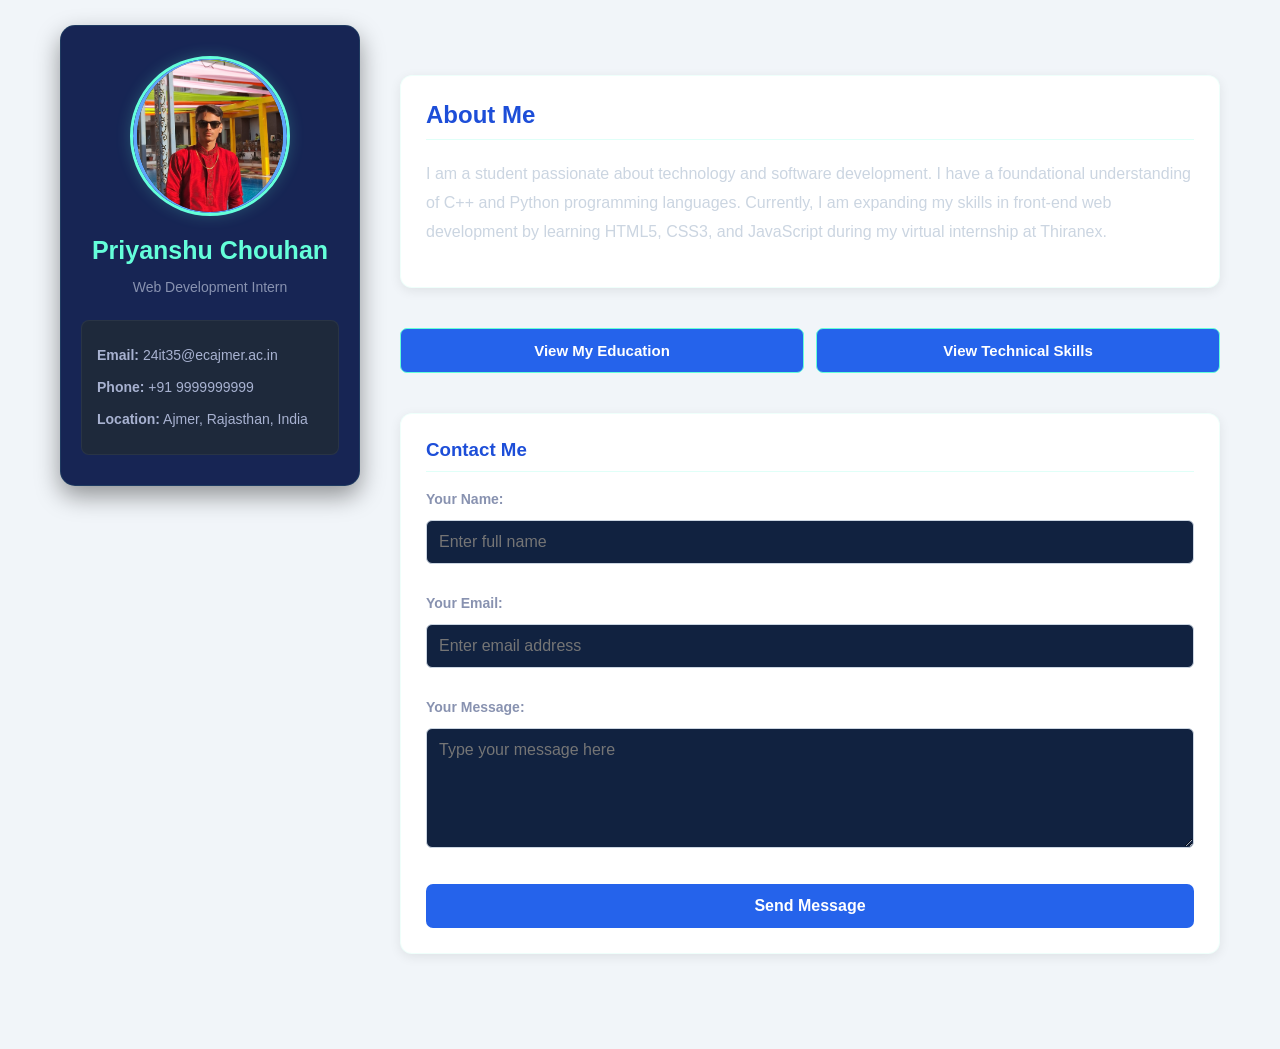
<file: index.html>
<!DOCTYPE html>
<html lang="en">
<head>
    <meta charset="UTF-8">
    <meta name="viewport" content="width=device-width, initial-scale=1.0">
    <meta name="description" content="Priyanshu Chouhan Web Development Portfolio - Home">

    <title>Priyanshu Chouhan | Home</title>

    <link rel="stylesheet" href="style.css">

    <style>
        * {
            box-sizing: border-box;
        }

        body {
            margin: 0;
            font-family: Arial, sans-serif;
            background: #f1f5f9;
            color: #222;
        }

        .main-container {
            display: flex;
            gap: 25px;
            max-width: 1200px;
            margin: 30px auto;
            padding: 20px;
        }

        .sidebar {
            width: 300px;
            flex-shrink: 0;
            padding: 30px 20px;
            background: #172554;
            color: white;
            border-radius: 15px;
            text-align: center;
            align-self: flex-start;
        }

        .profile-pic-container {
            margin-bottom: 20px;
        }

        .profile-pic {
            display: block;
            width: 160px;
            height: 160px;
            margin: 0 auto;
            border-radius: 50%;
            object-fit: cover;
            border: 4px solid #60a5fa;
        }

        .sidebar h1 {
            font-size: 25px;
            margin-bottom: 10px;
        }

        .designation {
            color: #bfdbfe;
            margin-bottom: 25px;
        }

        .contact-info {
            text-align: left;
            font-size: 14px;
            line-height: 1.7;
            overflow-wrap: anywhere;
        }

        .content-area {
            flex: 1;
            min-width: 0;
        }

        .about-top-card {
            background: white;
            padding: 25px;
            margin-bottom: 20px;
            border-radius: 12px;
            box-shadow: 0 3px 12px rgba(0, 0, 0, 0.08);
        }

        .about-top-card h2,
        .about-top-card h3 {
            color: #1d4ed8;
            margin-top: 0;
        }

        .about-top-card p {
            line-height: 1.8;
        }

        .navigation-box {
            display: flex;
            flex-wrap: wrap;
            gap: 12px;
            margin-bottom: 20px;
        }

        .page-link-btn {
            display: inline-block;
            padding: 13px 18px;
            background: #2563eb;
            color: white;
            text-decoration: none;
            border-radius: 7px;
        }

        .page-link-btn:hover,
        .send-btn:hover {
            background: #1e40af;
        }

        .contact-form .form-group {
            margin-bottom: 16px;
        }

        .contact-form label {
            display: block;
            margin-bottom: 7px;
            font-weight: bold;
        }

        .contact-form input,
        .contact-form textarea {
            width: 100%;
            padding: 12px;
            border: 1px solid #cbd5e1;
            border-radius: 6px;
            font: inherit;
        }

        .contact-form textarea {
            min-height: 120px;
            resize: vertical;
        }

        .send-btn {
            padding: 13px 22px;
            background: #2563eb;
            color: white;
            border: none;
            border-radius: 7px;
            font-size: 16px;
            cursor: pointer;
        }

        @media (max-width: 768px) {
            .main-container {
                flex-direction: column;
                margin: 10px auto;
                padding: 12px;
            }

            .sidebar {
                width: 100%;
            }

            .content-area {
                width: 100%;
            }

            .navigation-box {
                flex-direction: column;
            }

            .page-link-btn {
                text-align: center;
            }
        }
    </style>
</head>

<body>

    <div class="main-container">

        <!-- Profile Sidebar -->
        <aside class="sidebar">

            <div class="profile-pic-container">
                <img
                    src="./profile.jpg"
                    alt="Priyanshu Chouhan"
                    class="profile-pic"
                >
            </div>

            <h1>Priyanshu Chouhan</h1>

            <p class="designation">
                Web Development Intern
            </p>

            <div class="contact-info">
                <p>
                    <strong>Email:</strong>
                    24it35@ecajmer.ac.in
                </p>

                <p>
                    <strong>Phone:</strong>
                    +91 9999999999
                </p>

                <p>
                    <strong>Location:</strong>
                    Ajmer, Rajasthan, India
                </p>
            </div>

        </aside>

        <!-- Main Content -->
        <main class="content-area">

            <section class="about-top-card">
                <h2>About Me</h2>

                <p>
                    I am a student passionate about technology and
                    software development. I have a foundational
                    understanding of C++ and Python programming
                    languages. Currently, I am expanding my skills
                    in front-end web development by learning HTML5,
                    CSS3, and JavaScript during my virtual internship
                    at Thiranex.
                </p>
            </section>

            <!-- Navigation Links -->
            <nav class="navigation-box">
                <a href="education.html" class="page-link-btn">
                    View My Education
                </a>

                <a href="skills.html" class="page-link-btn">
                    View Technical Skills
                </a>
            </nav>

            <!-- Contact Form -->
            <section class="about-top-card">
                <h3>Contact Me</h3>

                <form action="#" method="POST" class="contact-form">

                    <div class="form-group">
                        <label for="username">Your Name:</label>

                        <input
                            type="text"
                            id="username"
                            name="username"
                            placeholder="Enter full name"
                            required
                        >
                    </div>

                    <div class="form-group">
                        <label for="useremail">Your Email:</label>

                        <input
                            type="email"
                            id="useremail"
                            name="useremail"
                            placeholder="Enter email address"
                            required
                        >
                    </div>

                    <div class="form-group">
                        <label for="usermessage">Your Message:</label>

                        <textarea
                            id="usermessage"
                            name="usermessage"
                            placeholder="Type your message here"
                            required
                        ></textarea>
                    </div>

                    <button type="submit" class="send-btn">
                        Send Message
                    </button>

                </form>
            </section>

        </main>

    </div>

</body>
</html>
</file>
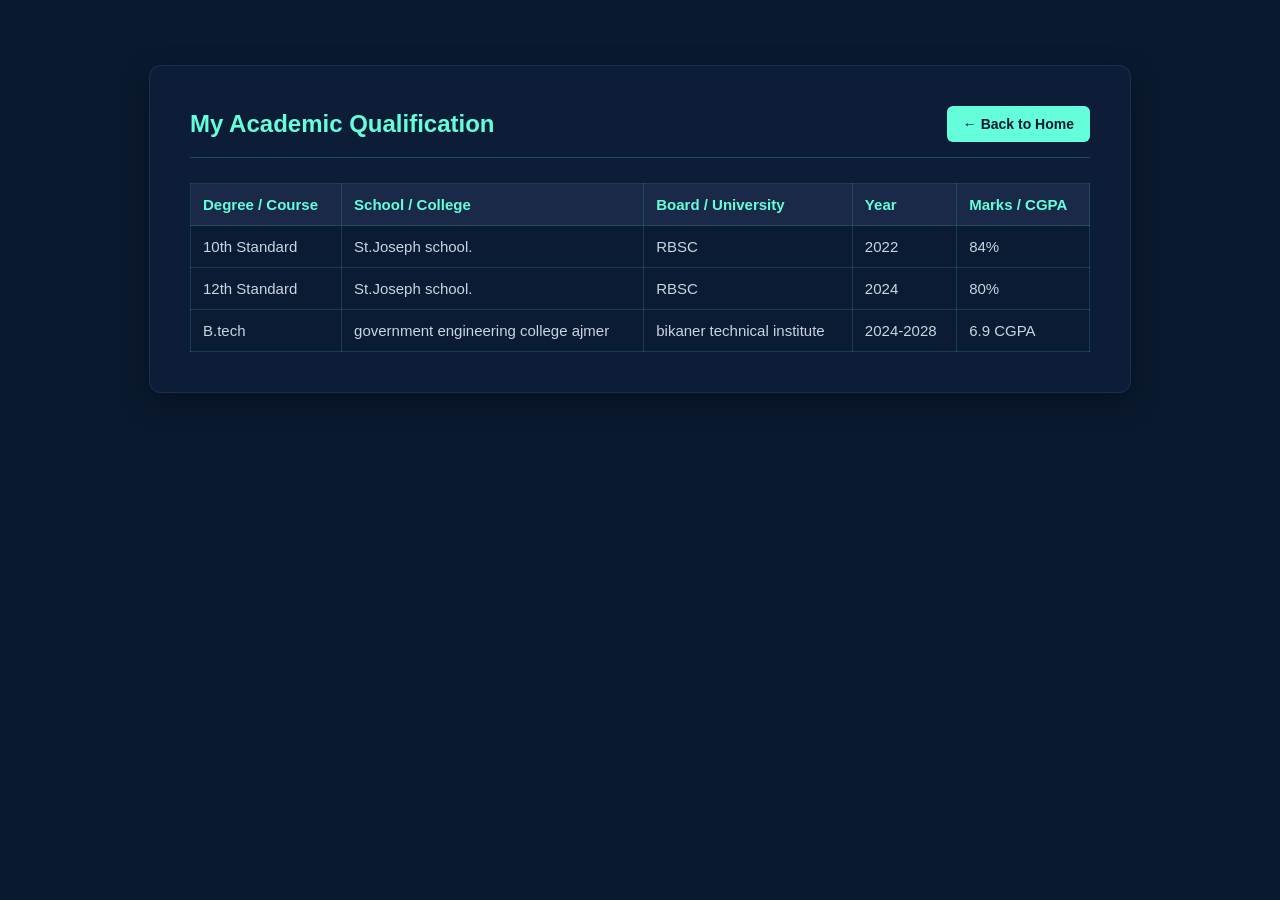
<file: education.html>
<!DOCTYPE html>
<html lang="en">
<head>
    <meta charset="UTF-8">
    <meta name="viewport" content="width=device-width, initial-scale=1.0">
    <meta name="description" content="Priyanshu Chouhan Portfolio - Education">
    <title>My Education</title>
    <link rel="stylesheet" href="style.css">
</head>
<body>

    <div class="full-page-container" tabindex="0">
        
        <div class="header-row">
            <h2>My Academic Qualification</h2>
            <a href="index.html" class="back-home-btn">← Back to Home</a>
        </div>
        
        <table class="data-table">
            <thead>
                <tr>
                    <th>Degree / Course</th>
                    <th>School / College</th>
                    <th>Board / University</th>
                    <th>Year</th>
                    <th>Marks / CGPA</th>
                </tr>
            </thead>
            <tbody>
                <tr>
                    <td>10th Standard</td>
                    <td> St.Joseph school.</td>
                    <td>RBSC</td>
                    <td>2022</td>
                    <td>84%</td>
                </tr>
                <tr>
                    <td>12th Standard</td>
                    <td> St.Joseph school. </td>
                    <td>RBSC</td>
                    <td>2024</td>
                    <td>80%</td>
                </tr>
                <tr>
                    <td> B.tech</td>
                    <td> government engineering college ajmer </td>
                    <td> bikaner technical institute </td>
                    <td>2024-2028</td>
                    <td>6.9 CGPA</td>
                </tr>
            </tbody>
        </table>
        
    </div>

</body>
</html>
</file>
<file: style.css>
body {
    background-color: #0a192f;
    margin: 0;
    padding: 25px;
    font-family: 'Segoe UI', Tahoma, Geneva, Verdana, sans-serif;
    color: #e2e8f0;
}

/* --- HOME PAGE LAYOUT --- */
.main-container {
    display: flex;
    gap: 30px;
    max-width: 1150px;
    margin: 0 auto;
}

/* Sidebar Layout */
.sidebar {
    width: 260px;
    height: auto;
    position: fixed;
    top: 25px;
    background-color: #112240;
    padding: 30px 25px;
    border-radius: 12px;
    box-shadow: 0 10px 25px rgba(0, 0, 0, 0.4);
    text-align: center;
    border: 1px solid rgba(100, 255, 218, 0.1);
}


.profile-pic-container {
    width: 160px;
    height: 160px;
    margin: 0 auto 20px auto;
    border-radius: 50%; 
    overflow: hidden;
    border: 3px solid #64ffda; 
    box-shadow: 0 0 15px rgba(100, 255, 218, 0.2); 
    display: flex;
    justify-content: center;
    align-items: center;
    background-color: #112240; 
}


.profile-pic {
    width: 250%;       
    height: 205%;      
    border-radius: 200%;   
}

.sidebar h1 {
    font-size: 24px;
    margin: 10px 0 5px 0;
    color: #64ffda;
}

.sidebar .designation {
    font-size: 14px;
    color: #8892b0;
    margin-bottom: 25px;
}

.contact-info {
    text-align: left;
    font-size: 14px;
    color: #a8b2d1;
    line-height: 1.8;
    background-color: #1e293b;
    padding: 15px;
    border-radius: 8px;
    border: 1px solid rgba(255, 255, 255, 0.05);
}

.contact-info p {
    margin: 8px 0;
}

.content-area {
    flex: 1;
    margin-left: 340px;
    display: flex;
    flex-direction: column;
    gap: 20px;
}

/* Transparent Content Cards on Home Page */
.about-top-card {
    background-color: rgba(17, 34, 64, 0.55); 
    backdrop-filter: blur(8px); 
    -webkit-backdrop-filter: blur(8px);
    color: #cbd5e1;
    padding: 30px;
    border-radius: 12px;
    box-shadow: 0 4px 20px rgba(0, 0, 0, 0.2);
    border: 1px solid rgba(100, 255, 218, 0.1); 
    transition: transform 0.3s ease, box-shadow 0.3s ease, border-color 0.3s ease;
}

.about-top-card h2, .about-top-card h3 {
    margin-top: 0;
    color: #64ffda; 
    border-bottom: 1px solid rgba(100, 255, 218, 0.2);
    padding-bottom: 10px;
}

.about-top-card:hover, .about-top-card:focus {
    transform: translateY(-4px);
    box-shadow: 0 10px 25px rgba(0, 0, 0, 0.3);
    border-color: rgba(100, 255, 218, 0.3);
    outline: none;
}

.navigation-box {
    display: flex;
    gap: 15px;
}

.page-link-btn {
    flex: 1;
    background-color: #112240;
    color: #64ffda;
    border: 1px solid #64ffda;
    padding: 15px;
    text-decoration: none;
    text-align: center;
    border-radius: 8px;
    font-weight: 600;
    font-size: 15px;
    transition: all 0.2s ease;
}

.page-link-btn:hover, .page-link-btn:focus {
    background-color: #64ffda;
    color: #0a192f;
    outline: none;
    box-shadow: 0 0 15px rgba(100, 255, 218, 0.3);
}


/* --- FULL SCREEN PAGES LAYOUT (Education & Skills) --- */
.full-page-container {
    max-width: 900px;
    margin: 40px auto;
    background-color: rgba(17, 34, 64, 0.55); 
    backdrop-filter: blur(8px);
    -webkit-backdrop-filter: blur(8px);
    color: #cbd5e1;
    padding: 40px;
    border-radius: 12px;
    box-shadow: 0 10px 30px rgba(0, 0, 0, 0.3);
    border: 1px solid rgba(100, 255, 218, 0.1);
    transition: transform 0.3s ease, border-color 0.3s ease;
}

.full-page-container:hover {
    transform: translateY(-4px);
    border-color: rgba(100, 255, 218, 0.3);
}

.header-row {
    display: flex;
    justify-content: space-between;
    align-items: center;
    border-bottom: 1px solid rgba(100, 255, 218, 0.2);
    padding-bottom: 15px;
    margin-bottom: 25px;
}

.header-row h2 {
    margin: 0;
    color: #64ffda;
}

.back-home-btn {
    background-color: #64ffda;
    color: #0a192f;
    text-decoration: none;
    padding: 10px 16px;
    border-radius: 6px;
    font-size: 14px;
    font-weight: 600;
    transition: all 0.2s ease;
}

.back-home-btn:hover {
    background-color: #4cd3b2;
    box-shadow: 0 0 10px rgba(100, 255, 218, 0.2);
}

.data-table {
    width: 100%;
    border-collapse: collapse;
    background-color: rgba(10, 25, 47, 0.4);
}

.data-table th, .data-table td {
    border: 1px solid rgba(100, 255, 218, 0.15);
    padding: 12px;
    text-align: left;
    font-size: 15px;
}

.data-table th {
    background-color: rgba(35, 53, 84, 0.6);
    color: #64ffda;
}

.data-table tr:hover {
    background-color: rgba(100, 255, 218, 0.05);
}

.skills-list {
    padding-left: 20px;
    line-height: 2;
    font-size: 16px;
}

.skills-list li strong {
    color: #64ffda;
}


/* --- CONTACT FORM INTERNAL ELEMENTS --- */
.contact-form {
    display: flex;
    flex-direction: column;
    gap: 15px;
    margin-top: 15px;
}

.form-group {
    display: flex;
    flex-direction: column;
    gap: 6px;
}

.form-group label {
    color: #8892b0;
    font-size: 14px;
}

.form-group input, .form-group textarea {
    padding: 10px 14px;
    background-color: #112240;
    border: 1px solid rgba(100, 255, 218, 0.2);
    border-radius: 6px;
    font-size: 14px;
    color: #e2e8f0;
    font-family: inherit;
    transition: border-color 0.2s ease;
}

.form-group input:focus, .form-group textarea:focus {
    outline: none;
    border-color: #64ffda;
    background-color: #172a45;
}

.form-group textarea {
    height: 100px;
    resize: none;
}

.send-btn {
    background-color: #112240;
    color: #64ffda;
    border: 1px solid #64ffda;
    padding: 12px;
    border-radius: 6px;
    cursor: pointer;
    font-size: 15px;
    font-weight: 600;
    transition: all 0.2s ease;
    margin-top: 5px;
}

.send-btn:hover, .send-btn:focus {
    background-color: #64ffda;
    color: #0a192f;
    outline: none;
    box-shadow: 0 0 12px rgba(100, 255, 218, 0.2);
}
</file>
